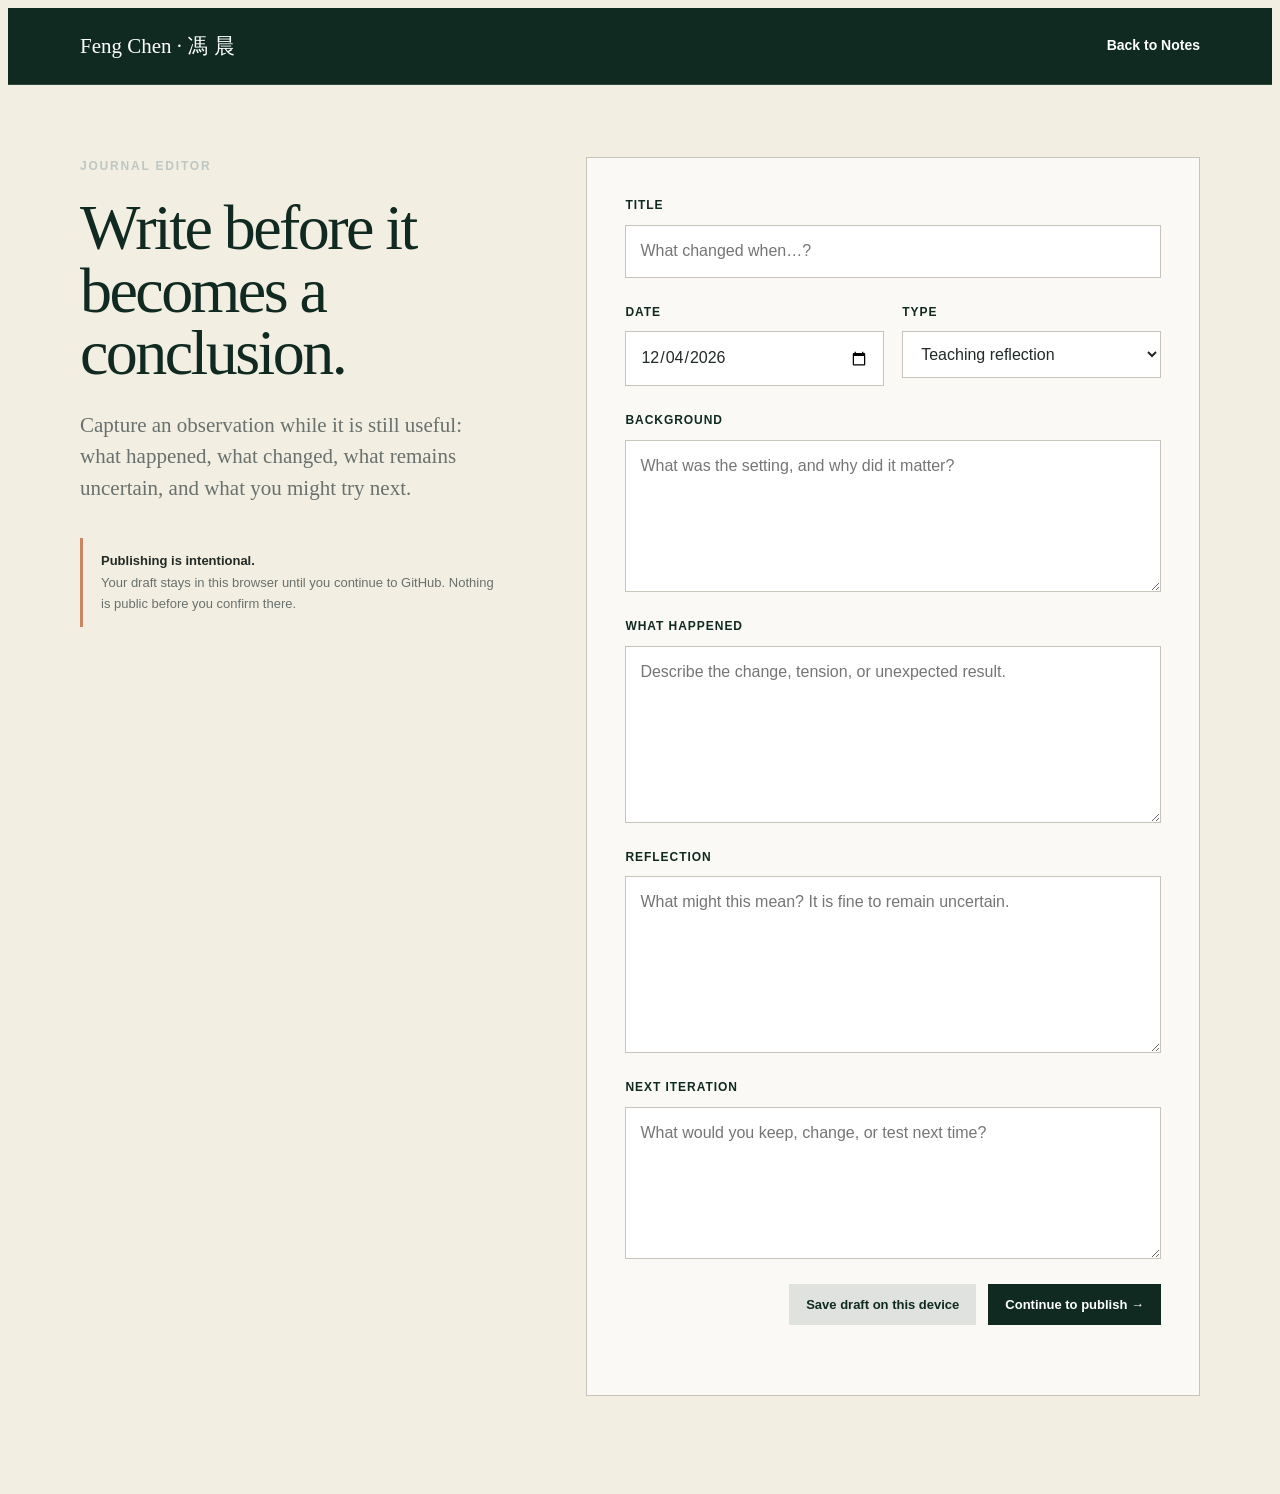
<file: new-note.html>
<!doctype html><html lang="en"><head><meta charset="utf-8"><meta name="viewport" content="width=device-width,initial-scale=1"><meta name="description" content="Compose a new field note for Feng Chen's research journal."><title>New note — Feng Chen</title><link rel="stylesheet" href="site.css"></head><body class="editorial-shell note-editor-page">
<header class="journal-nav"><div class="inner"><a class="brand" href="index.html">Feng Chen · 馮 晨</a><nav class="links"><a href="notes.html">Back to Notes</a></nav></div></header>
<main class="editor-shell"><section class="editor-intro"><div class="page-kicker">Journal editor</div><h1>Write before it becomes a conclusion.</h1><p>Capture an observation while it is still useful: what happened, what changed, what remains uncertain, and what you might try next.</p><div class="privacy-note"><strong>Publishing is intentional.</strong> Your draft stays in this browser until you continue to GitHub. Nothing is public before you confirm there.</div></section>
<form class="note-form" id="note-form"><label>Title<input id="note-title" required maxlength="120" placeholder="What changed when…?"></label><div class="form-grid"><label>Date<input id="note-date" type="date" required></label><label>Type<select id="note-type"><option>Teaching reflection</option><option>Research note</option><option>Fieldwork</option><option>Working idea</option><option>Project update</option><option>Public engagement</option></select></label></div><label>Background<textarea id="note-background" required rows="5" placeholder="What was the setting, and why did it matter?"></textarea></label><label>What happened<textarea id="note-observation" required rows="6" placeholder="Describe the change, tension, or unexpected result."></textarea></label><label>Reflection<textarea id="note-reflection" required rows="6" placeholder="What might this mean? It is fine to remain uncertain."></textarea></label><label>Next iteration<textarea id="note-next" rows="5" placeholder="What would you keep, change, or test next time?"></textarea></label><div class="editor-actions"><button type="button" class="secondary-action" id="save-draft">Save draft on this device</button><button type="submit" class="primary-action">Continue to publish →</button></div><p class="editor-status" id="editor-status" role="status"></p></form></main>
<script>
const fields=['note-title','note-date','note-type','note-background','note-observation','note-reflection','note-next'],form=document.getElementById('note-form'),status=document.getElementById('editor-status'),key='feng-journal-draft-v1';document.getElementById('note-date').valueAsDate=new Date();try{const saved=JSON.parse(localStorage.getItem(key));fields.forEach(id=>{if(saved?.[id])document.getElementById(id).value=saved[id]})}catch(error){}
function draft(){return Object.fromEntries(fields.map(id=>[id,document.getElementById(id).value.trim()]))}function save(){localStorage.setItem(key,JSON.stringify(draft()));status.textContent='Draft saved on this device.'}document.getElementById('save-draft').addEventListener('click',save);form.addEventListener('input',()=>{status.textContent=''})
form.addEventListener('submit',event=>{event.preventDefault();const d=draft(),body=`Type: ${d['note-type']}\nDate: ${d['note-date']}\n\n## Background\n${d['note-background']}\n\n## What happened\n${d['note-observation']}\n\n## Reflection\n${d['note-reflection']}\n\n## Next iteration\n${d['note-next']||'Still open.'}`;save();const url=new URL('https://github.com/chan-von/c.feng/issues/new');url.searchParams.set('title',`[Journal] ${d['note-title']}`);url.searchParams.set('body',body);window.location.href=url.toString()});
</script></body></html>
</file>
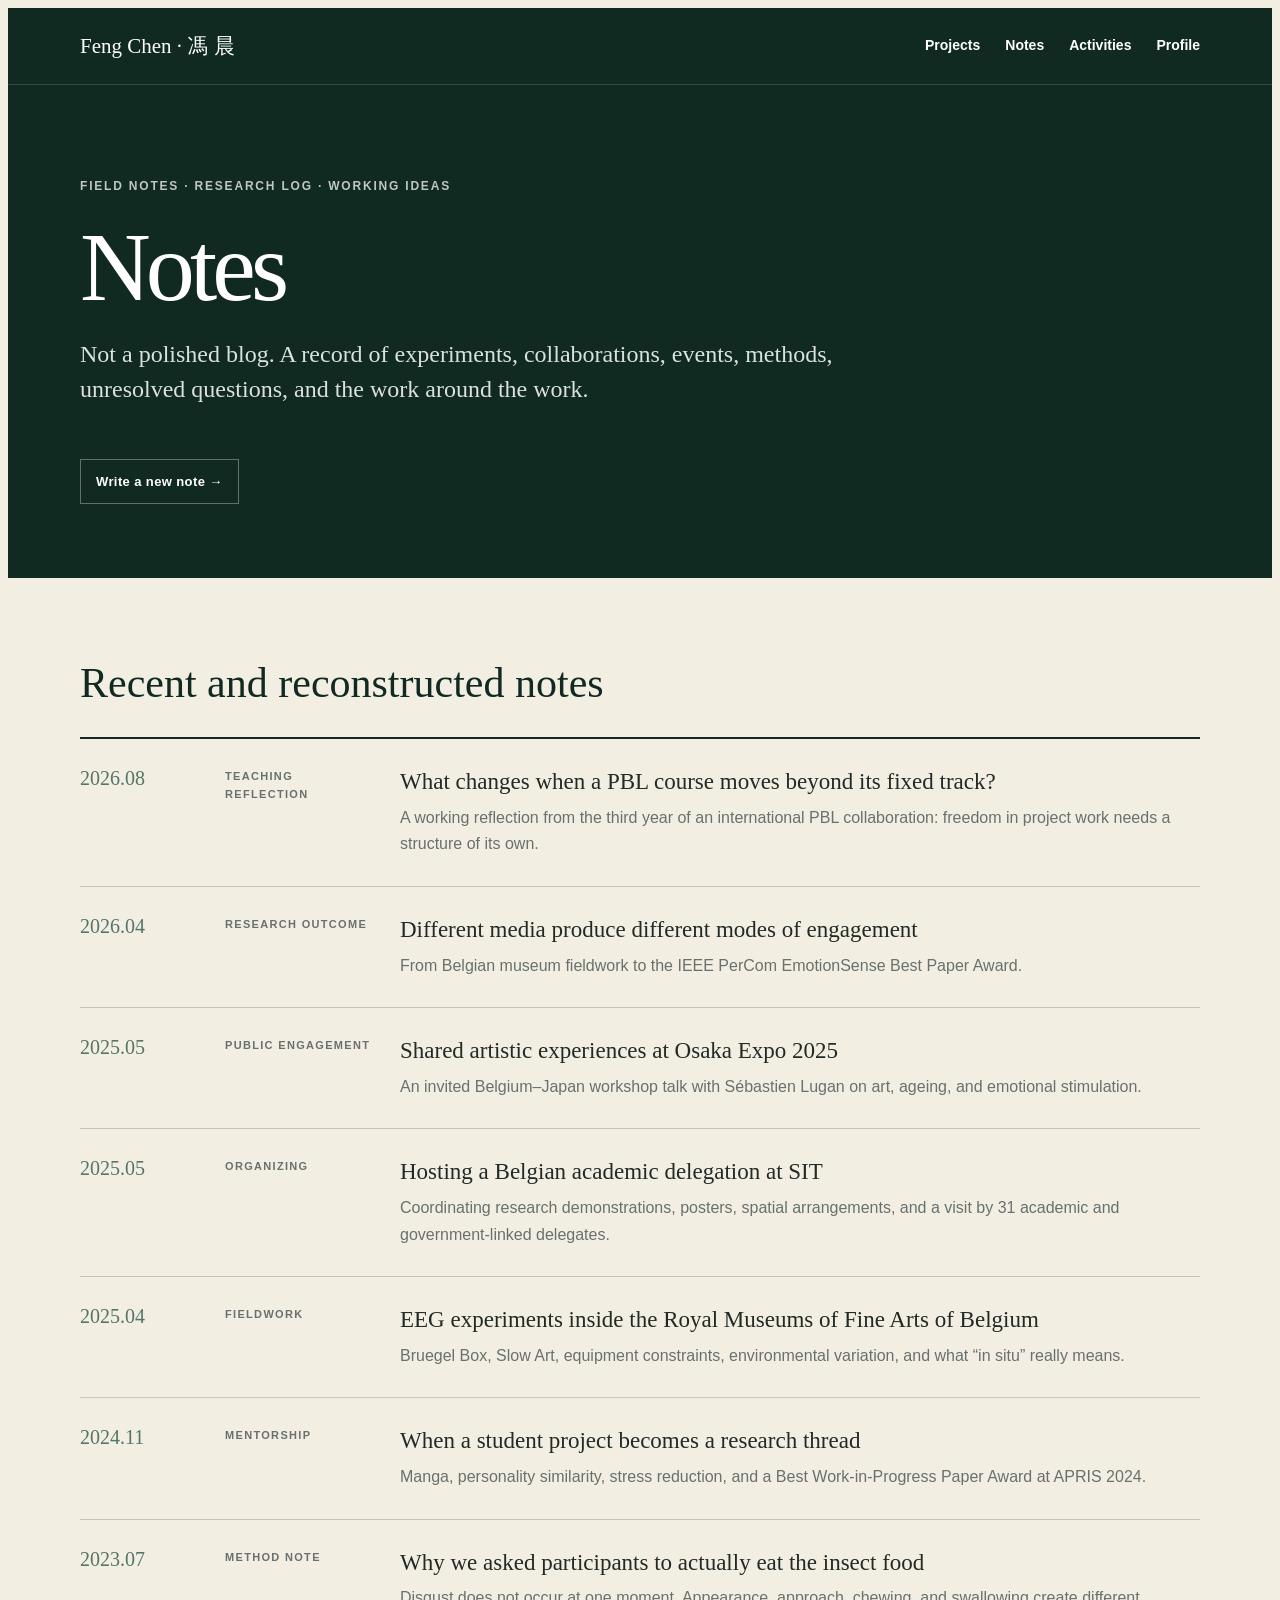
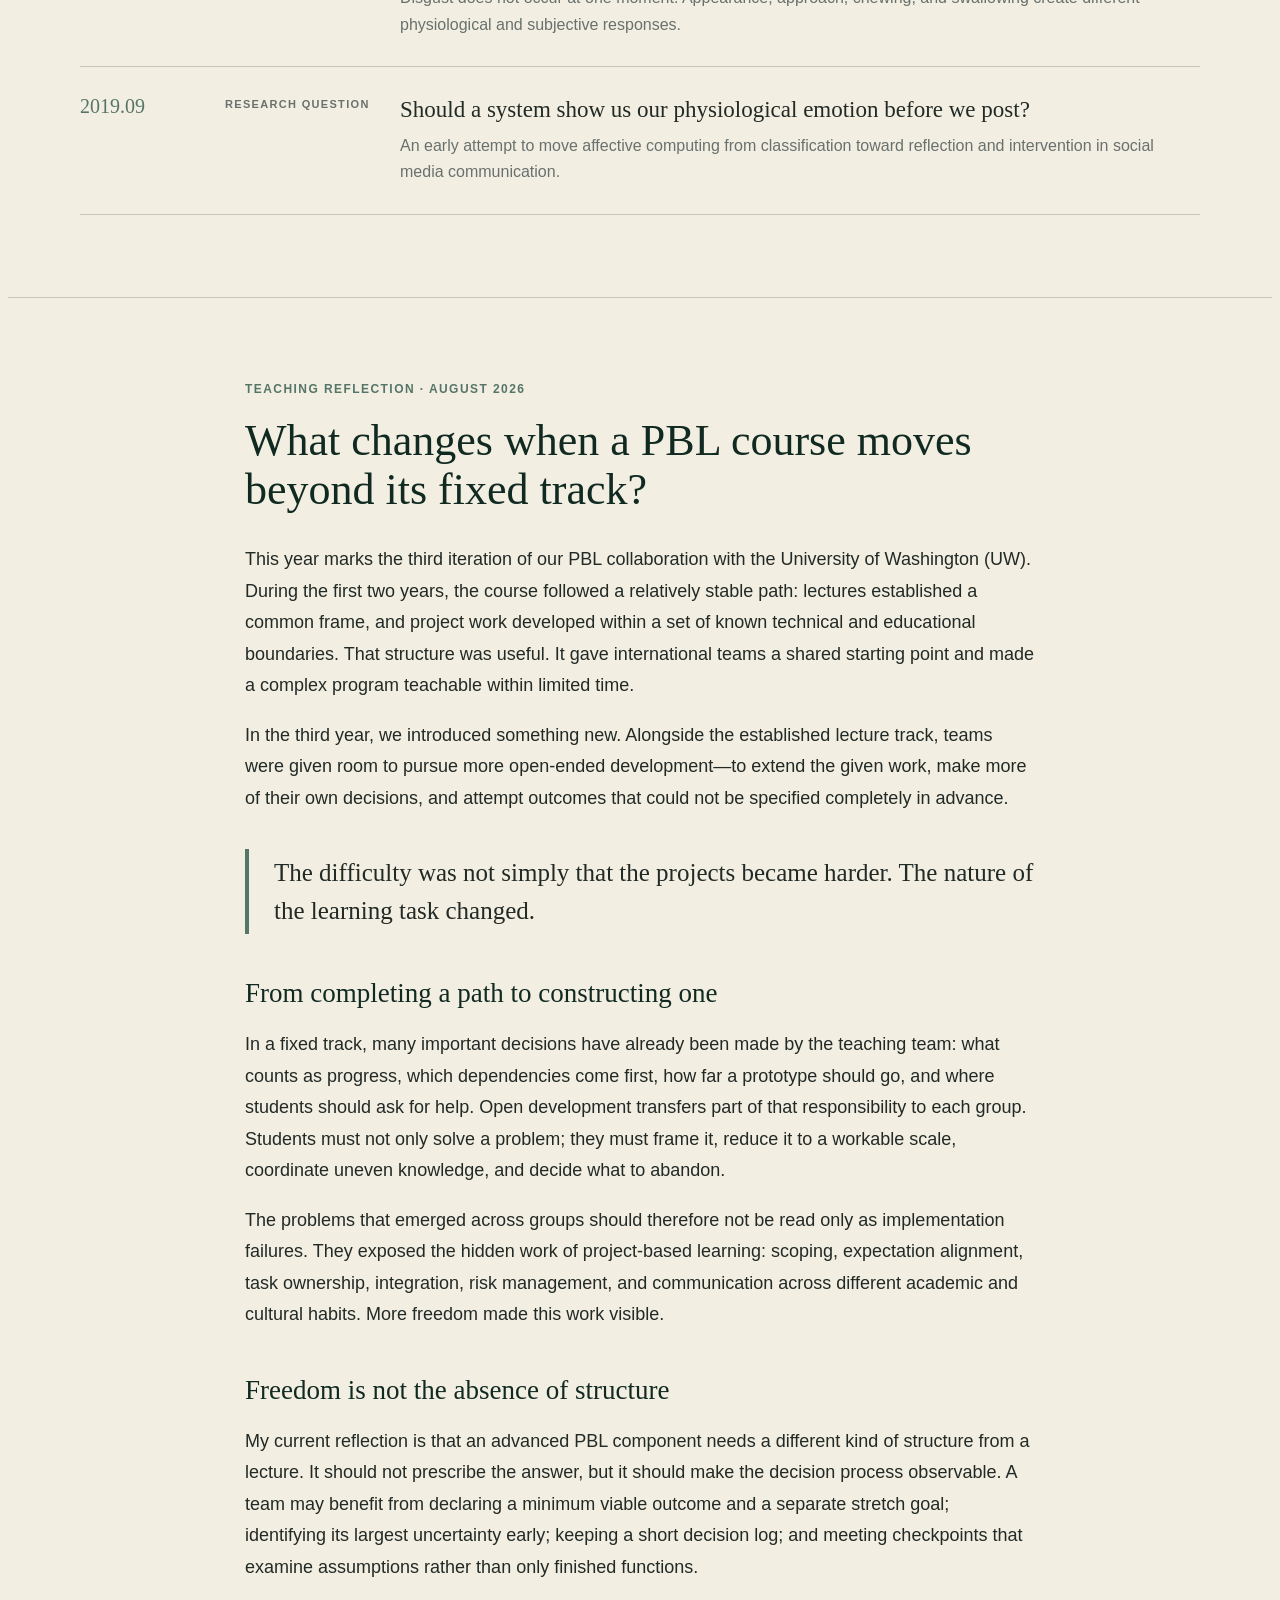
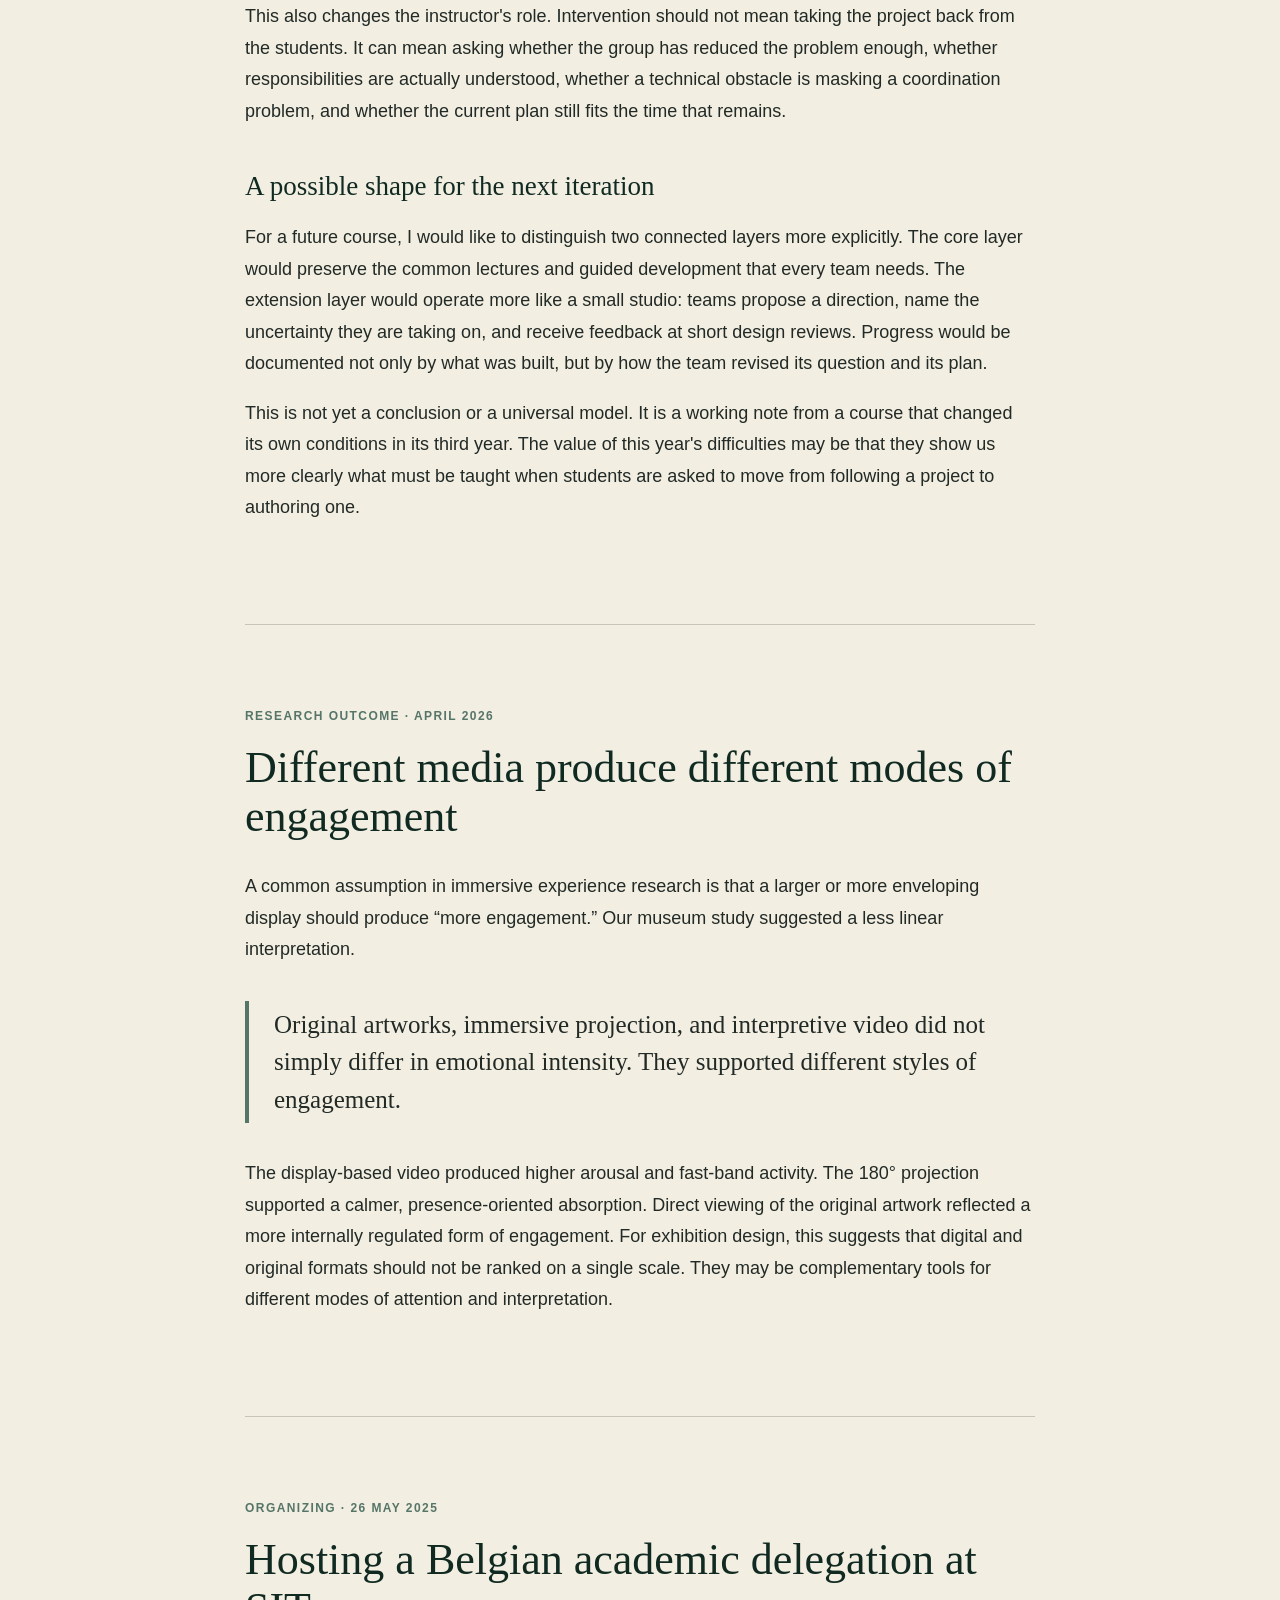
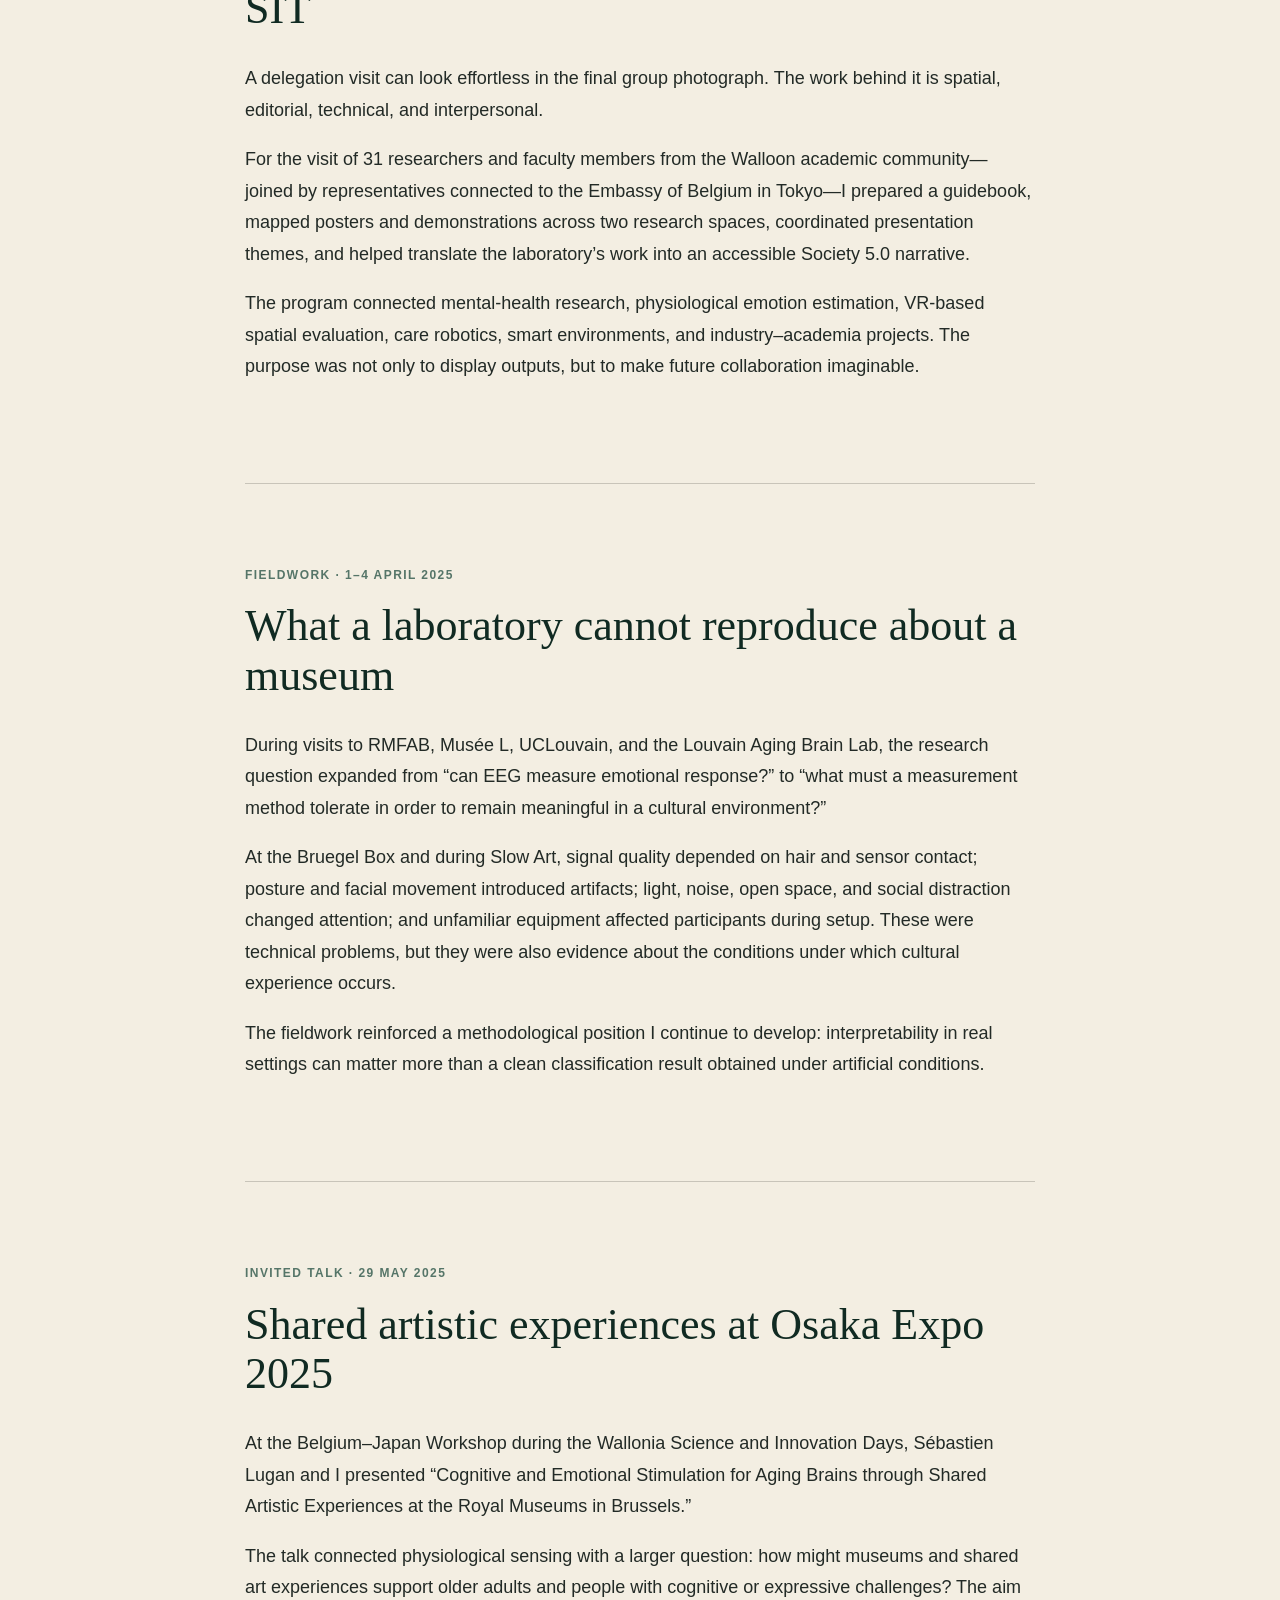
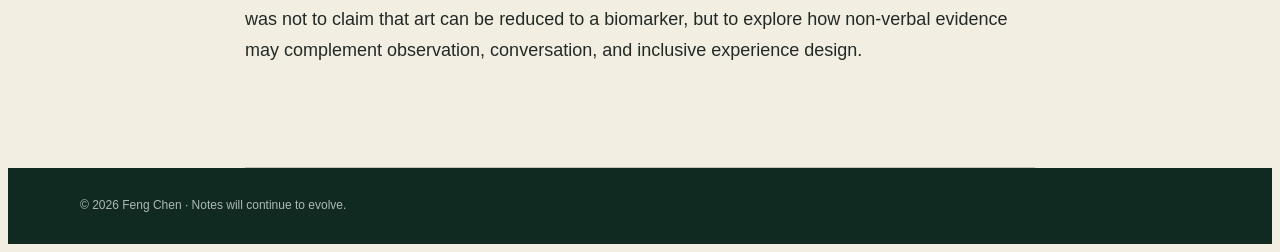
<file: notes.html>
<!doctype html><html lang="en"><head><meta charset="utf-8"><meta name="viewport" content="width=device-width,initial-scale=1"><meta name="description" content="Field notes, research updates, observations, and working ideas by Feng Chen."><title>Notes — Feng Chen</title><link rel="stylesheet" href="site.css"></head><body class="editorial-shell">
<header class="journal-nav"><div class="inner"><a class="brand" href="index.html">Feng Chen · 馮 晨</a><nav class="links"><a href="projects.html">Projects</a><a href="notes.html">Notes</a><a href="activities.html">Activities</a><a href="profile.html">Profile</a></nav></div></header>
<section class="page-hero"><div class="journal-wrap"><div class="page-kicker">Field notes · Research log · Working ideas</div><h1>Notes</h1><p>Not a polished blog. A record of experiments, collaborations, events, methods, unresolved questions, and the work around the work.</p><a class="note-author-link" href="new-note.html">Write a new note →</a></div></section>
<main>
<section class="journal-section live-notes" id="current-notes" hidden><div class="journal-wrap"><div class="section-heading-row"><h2>Current notes</h2><span>Published from the journal editor</span></div><div class="entry-list" id="github-notes"></div><p class="live-notes-status" id="github-notes-status" role="status"></p></div></section>
<section class="journal-section"><div class="journal-wrap"><h2>Recent and reconstructed notes</h2><div class="entry-list">
<article class="entry"><time>2026.08</time><div class="type">Teaching reflection</div><div><h3><a href="#pbl-beyond-the-track">What changes when a PBL course moves beyond its fixed track?</a></h3><p>A working reflection from the third year of an international PBL collaboration: freedom in project work needs a structure of its own.</p></div></article>
<article class="entry"><time>2026.04</time><div class="type">Research outcome</div><div><h3><a href="#museum-modalities">Different media produce different modes of engagement</a></h3><p>From Belgian museum fieldwork to the IEEE PerCom EmotionSense Best Paper Award.</p></div></article>
<article class="entry"><time>2025.05</time><div class="type">Public engagement</div><div><h3><a href="#osaka-expo">Shared artistic experiences at Osaka Expo 2025</a></h3><p>An invited Belgium–Japan workshop talk with Sébastien Lugan on art, ageing, and emotional stimulation.</p></div></article>
<article class="entry"><time>2025.05</time><div class="type">Organizing</div><div><h3><a href="#belgian-delegation">Hosting a Belgian academic delegation at SIT</a></h3><p>Coordinating research demonstrations, posters, spatial arrangements, and a visit by 31 academic and government-linked delegates.</p></div></article>
<article class="entry"><time>2025.04</time><div class="type">Fieldwork</div><div><h3><a href="#museum-fieldwork">EEG experiments inside the Royal Museums of Fine Arts of Belgium</a></h3><p>Bruegel Box, Slow Art, equipment constraints, environmental variation, and what “in situ” really means.</p></div></article>
<article class="entry"><time>2024.11</time><div class="type">Mentorship</div><div><h3>When a student project becomes a research thread</h3><p>Manga, personality similarity, stress reduction, and a Best Work-in-Progress Paper Award at APRIS 2024.</p></div></article>
<article class="entry"><time>2023.07</time><div class="type">Method note</div><div><h3>Why we asked participants to actually eat the insect food</h3><p>Disgust does not occur at one moment. Appearance, approach, chewing, and swallowing create different physiological and subjective responses.</p></div></article>
<article class="entry"><time>2019.09</time><div class="type">Research question</div><div><h3>Should a system show us our physiological emotion before we post?</h3><p>An early attempt to move affective computing from classification toward reflection and intervention in social media communication.</p></div></article>
</div></div></section>
<article class="journal-section article" id="pbl-beyond-the-track"><div class="meta">Teaching reflection · August 2026</div><h2>What changes when a PBL course moves beyond its fixed track?</h2><p>This year marks the third iteration of our PBL collaboration with the University of Washington (UW). During the first two years, the course followed a relatively stable path: lectures established a common frame, and project work developed within a set of known technical and educational boundaries. That structure was useful. It gave international teams a shared starting point and made a complex program teachable within limited time.</p><p>In the third year, we introduced something new. Alongside the established lecture track, teams were given room to pursue more open-ended development—to extend the given work, make more of their own decisions, and attempt outcomes that could not be specified completely in advance.</p><blockquote>The difficulty was not simply that the projects became harder. The nature of the learning task changed.</blockquote><h3>From completing a path to constructing one</h3><p>In a fixed track, many important decisions have already been made by the teaching team: what counts as progress, which dependencies come first, how far a prototype should go, and where students should ask for help. Open development transfers part of that responsibility to each group. Students must not only solve a problem; they must frame it, reduce it to a workable scale, coordinate uneven knowledge, and decide what to abandon.</p><p>The problems that emerged across groups should therefore not be read only as implementation failures. They exposed the hidden work of project-based learning: scoping, expectation alignment, task ownership, integration, risk management, and communication across different academic and cultural habits. More freedom made this work visible.</p><h3>Freedom is not the absence of structure</h3><p>My current reflection is that an advanced PBL component needs a different kind of structure from a lecture. It should not prescribe the answer, but it should make the decision process observable. A team may benefit from declaring a minimum viable outcome and a separate stretch goal; identifying its largest uncertainty early; keeping a short decision log; and meeting checkpoints that examine assumptions rather than only finished functions.</p><p>This also changes the instructor's role. Intervention should not mean taking the project back from the students. It can mean asking whether the group has reduced the problem enough, whether responsibilities are actually understood, whether a technical obstacle is masking a coordination problem, and whether the current plan still fits the time that remains.</p><h3>A possible shape for the next iteration</h3><p>For a future course, I would like to distinguish two connected layers more explicitly. The core layer would preserve the common lectures and guided development that every team needs. The extension layer would operate more like a small studio: teams propose a direction, name the uncertainty they are taking on, and receive feedback at short design reviews. Progress would be documented not only by what was built, but by how the team revised its question and its plan.</p><p>This is not yet a conclusion or a universal model. It is a working note from a course that changed its own conditions in its third year. The value of this year's difficulties may be that they show us more clearly what must be taught when students are asked to move from following a project to authoring one.</p></article>
<article class="journal-section article" id="museum-modalities"><div class="meta">Research outcome · April 2026</div><h2>Different media produce different modes of engagement</h2><p>A common assumption in immersive experience research is that a larger or more enveloping display should produce “more engagement.” Our museum study suggested a less linear interpretation.</p><blockquote>Original artworks, immersive projection, and interpretive video did not simply differ in emotional intensity. They supported different styles of engagement.</blockquote><p>The display-based video produced higher arousal and fast-band activity. The 180° projection supported a calmer, presence-oriented absorption. Direct viewing of the original artwork reflected a more internally regulated form of engagement. For exhibition design, this suggests that digital and original formats should not be ranked on a single scale. They may be complementary tools for different modes of attention and interpretation.</p></article>
<article class="journal-section article" id="belgian-delegation"><div class="meta">Organizing · 26 May 2025</div><h2>Hosting a Belgian academic delegation at SIT</h2><p>A delegation visit can look effortless in the final group photograph. The work behind it is spatial, editorial, technical, and interpersonal.</p><p>For the visit of 31 researchers and faculty members from the Walloon academic community—joined by representatives connected to the Embassy of Belgium in Tokyo—I prepared a guidebook, mapped posters and demonstrations across two research spaces, coordinated presentation themes, and helped translate the laboratory’s work into an accessible Society 5.0 narrative.</p><p>The program connected mental-health research, physiological emotion estimation, VR-based spatial evaluation, care robotics, smart environments, and industry–academia projects. The purpose was not only to display outputs, but to make future collaboration imaginable.</p></article>
<article class="journal-section article" id="museum-fieldwork"><div class="meta">Fieldwork · 1–4 April 2025</div><h2>What a laboratory cannot reproduce about a museum</h2><p>During visits to RMFAB, Musée L, UCLouvain, and the Louvain Aging Brain Lab, the research question expanded from “can EEG measure emotional response?” to “what must a measurement method tolerate in order to remain meaningful in a cultural environment?”</p><p>At the Bruegel Box and during Slow Art, signal quality depended on hair and sensor contact; posture and facial movement introduced artifacts; light, noise, open space, and social distraction changed attention; and unfamiliar equipment affected participants during setup. These were technical problems, but they were also evidence about the conditions under which cultural experience occurs.</p><p>The fieldwork reinforced a methodological position I continue to develop: interpretability in real settings can matter more than a clean classification result obtained under artificial conditions.</p></article>
<article class="journal-section article" id="osaka-expo"><div class="meta">Invited talk · 29 May 2025</div><h2>Shared artistic experiences at Osaka Expo 2025</h2><p>At the Belgium–Japan Workshop during the Wallonia Science and Innovation Days, Sébastien Lugan and I presented “Cognitive and Emotional Stimulation for Aging Brains through Shared Artistic Experiences at the Royal Museums in Brussels.”</p><p>The talk connected physiological sensing with a larger question: how might museums and shared art experiences support older adults and people with cognitive or expressive challenges? The aim was not to claim that art can be reduced to a biomarker, but to explore how non-verbal evidence may complement observation, conversation, and inclusive experience design.</p></article>
</main><footer class="journal-footer"><div class="journal-wrap">© 2026 Feng Chen · Notes will continue to evolve.</div></footer><script>
(async()=>{const section=document.getElementById('current-notes'),list=document.getElementById('github-notes'),status=document.getElementById('github-notes-status');try{const response=await fetch('https://api.github.com/repos/chan-von/c.feng/issues?state=all&per_page=100',{headers:{Accept:'application/vnd.github.full+json'}});if(!response.ok)throw new Error('unavailable');const notes=(await response.json()).filter(item=>!item.pull_request&&item.title.startsWith('[Journal] '));if(!notes.length)return;section.hidden=false;list.innerHTML=notes.map(note=>`<article class="entry live-entry"><time>${new Date(note.created_at).toLocaleDateString('en-CA',{year:'numeric',month:'2-digit'})}</time><div class="type">Current note</div><div><h3>${escapeHTML(note.title.replace(/^\[Journal\]\s*/,''))}</h3><div class="issue-body">${note.body_html||`<p>${escapeHTML(note.body||'')}</p>`}</div><a class="source-link" href="${note.html_url}" rel="noopener">View publication record →</a></div></article>`).join('');status.textContent=`${notes.length} note${notes.length===1?'':'s'} published through the journal editor.`}catch(error){section.hidden=true}})();
function escapeHTML(value){return value.replace(/[&<>'"]/g,char=>({'&':'&amp;','<':'&lt;','>':'&gt;',"'":'&#39;','"':'&quot;'}[char]))}
</script></body></html>
</file>
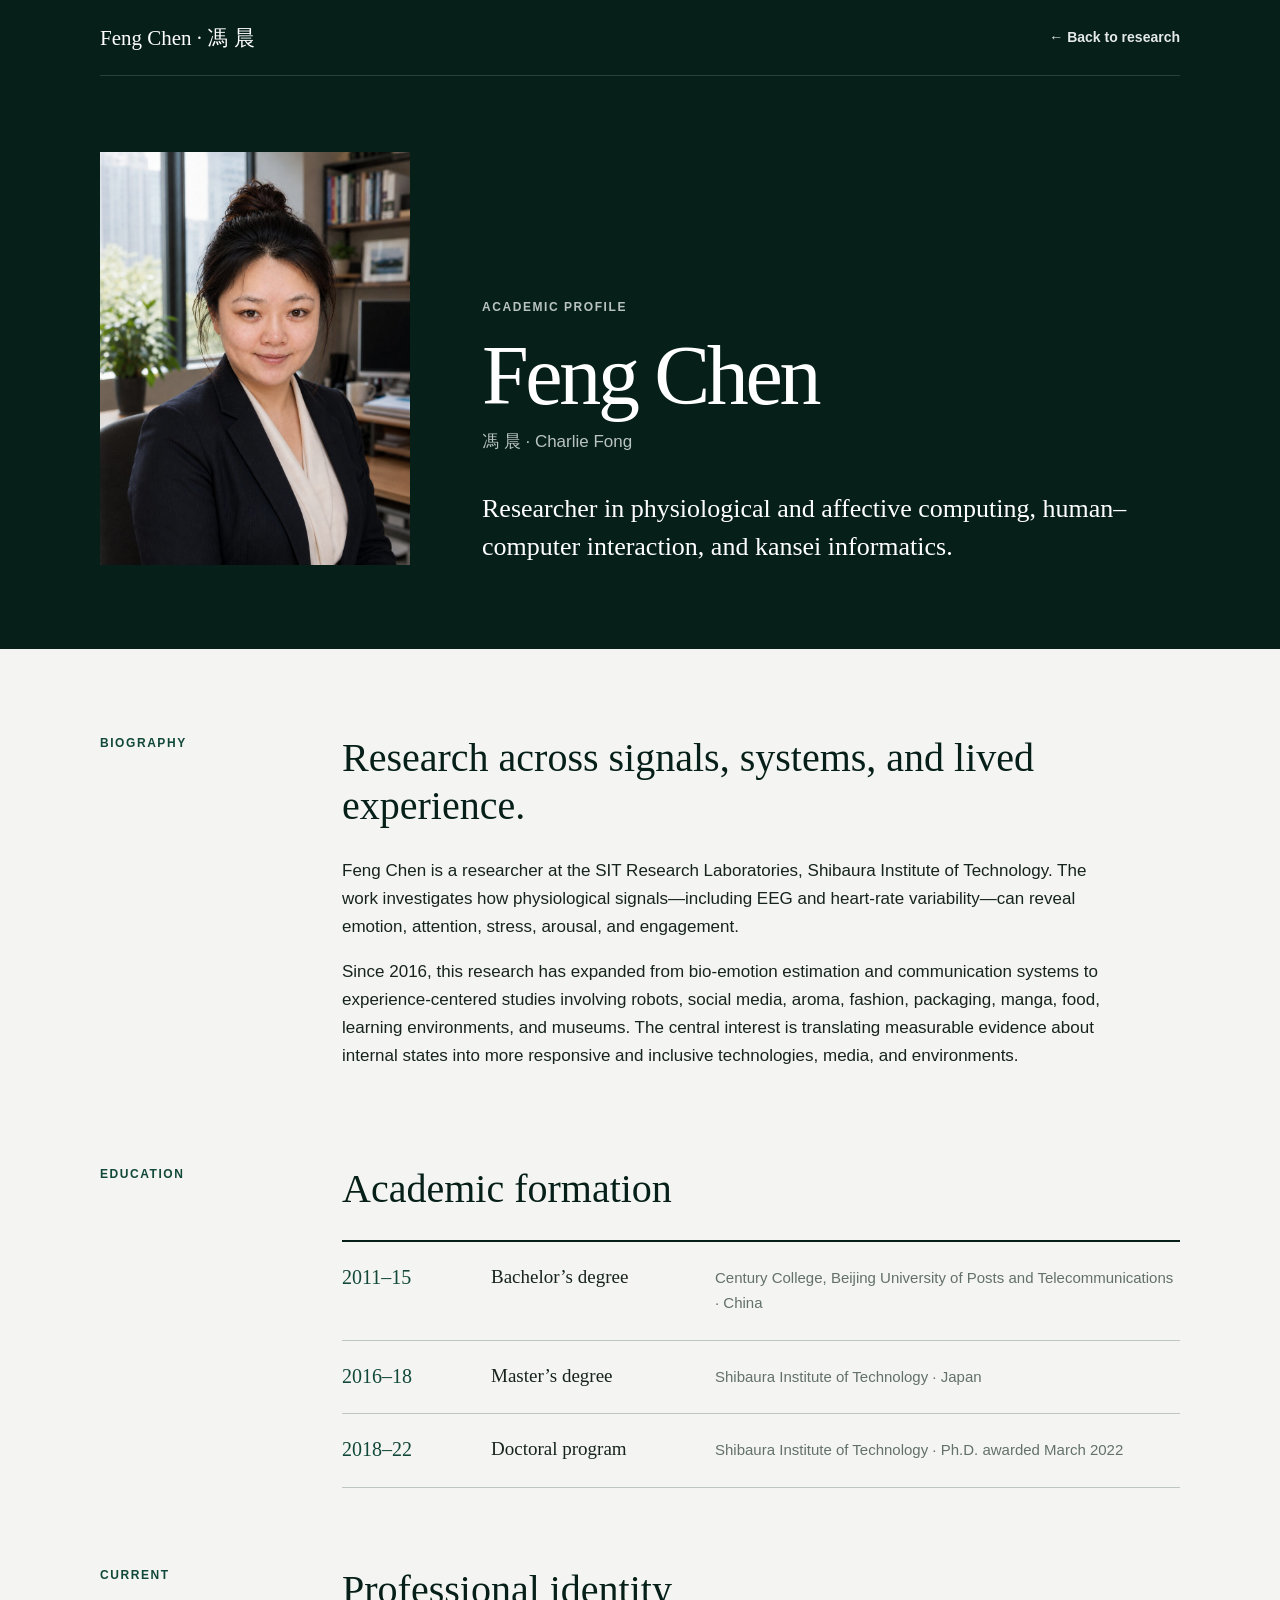
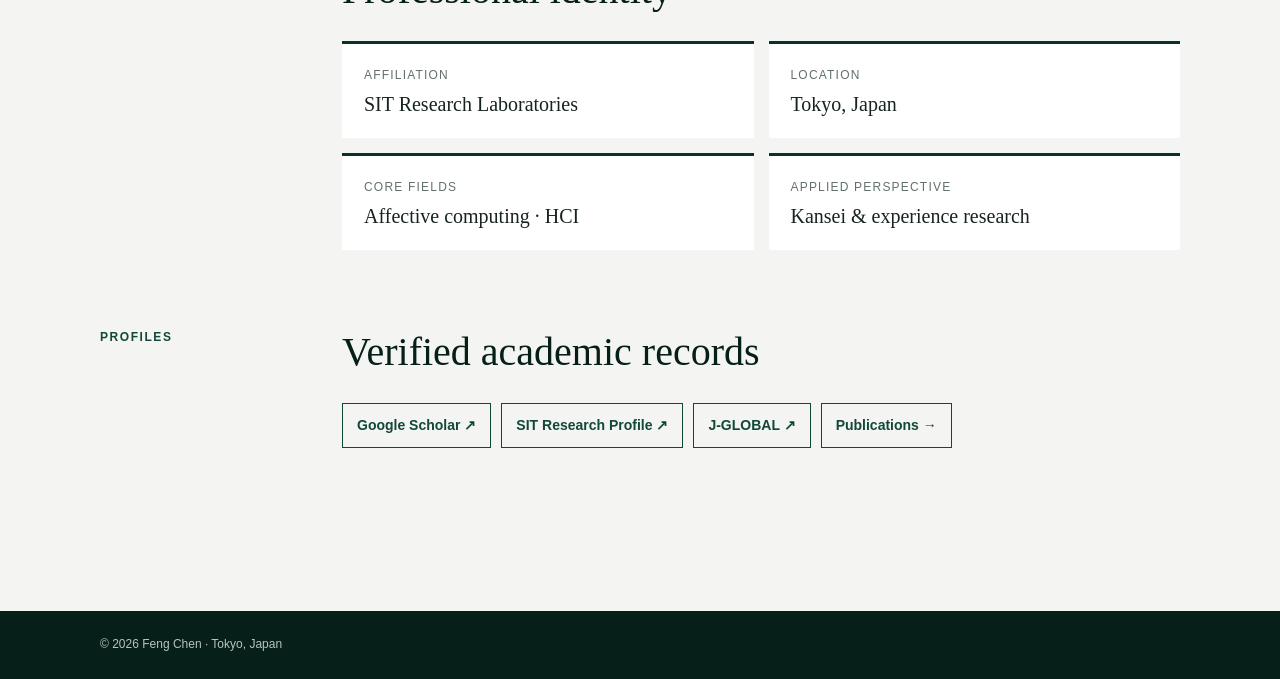
<file: profile.html>
<!doctype html>
<html lang="en">
<head>
  <meta charset="utf-8">
  <meta name="viewport" content="width=device-width,initial-scale=1">
  <meta name="description" content="Academic profile, education, appointments, and research identity of Feng Chen (Charlie Fong).">
  <title>Profile — Feng Chen</title>
  <style>
    :root{--forest:#061f19;--green:#0a3228;--green2:#12483a;--silver:#b9c3c0;--silver2:#e5e9e7;--paper:#f4f5f2;--ink:#17231f;--muted:#63706b;--line:#bdc6c2}
    *{box-sizing:border-box}body{margin:0;background:var(--paper);color:var(--ink);font:17px/1.65 Inter,Arial,sans-serif}a{color:inherit;text-decoration:none}.wrap{width:min(1080px,calc(100% - 48px));margin:auto}.top{background:var(--forest);color:white}.nav{height:76px;display:flex;align-items:center;justify-content:space-between;border-bottom:1px solid #ffffff25}.brand{font:21px Georgia,serif}.nav a:last-child{font-size:14px;font-weight:600;color:var(--silver2)}.intro{display:grid;grid-template-columns:310px 1fr;gap:72px;padding:76px 0 84px;align-items:end}.portrait{width:100%;aspect-ratio:3/4;object-fit:cover;object-position:center 18%;filter:saturate(.85)}.eyebrow,.label{font-size:12px;letter-spacing:.13em;text-transform:uppercase;font-weight:700;color:var(--silver)}h1{font:400 clamp(52px,7vw,84px)/.95 Georgia,serif;letter-spacing:-.04em;margin:18px 0 12px}.alias{color:var(--silver);margin:0 0 34px}.lead{font:26px/1.45 Georgia,serif;margin:0;max-width:680px}.content{padding:85px 0}.grid{display:grid;grid-template-columns:180px 1fr;gap:62px;padding:0 0 78px}.label{color:var(--green2)}h2{font:400 40px/1.18 Georgia,serif;color:var(--forest);margin:0 0 28px}.bio p{max-width:760px}.timeline{border-top:2px solid var(--forest)}.row{display:grid;grid-template-columns:125px 200px 1fr;gap:24px;padding:24px 0;border-bottom:1px solid var(--line)}.row time{font:20px Georgia,serif;color:var(--green2)}.row b{font:400 19px Georgia,serif}.row span{color:var(--muted);font-size:15px}.facts{display:grid;grid-template-columns:1fr 1fr;gap:15px}.fact{padding:22px;background:white;border-top:3px solid var(--green)}.fact small{display:block;color:var(--muted);text-transform:uppercase;letter-spacing:.1em;font-size:12px}.fact b{display:block;font:400 20px Georgia,serif;margin-top:7px}.links{display:flex;gap:10px;flex-wrap:wrap}.links a{border:1px solid var(--green2);padding:10px 14px;font-size:14px;font-weight:600;color:var(--green2)}footer{background:var(--forest);color:var(--silver);padding:24px 0;font-size:12px}
    @media(max-width:760px){.intro,.grid{grid-template-columns:1fr;gap:35px}.portrait{width:220px}.intro{padding-top:48px}.row{grid-template-columns:85px 1fr}.row span{grid-column:2}.facts{grid-template-columns:1fr}}
  </style>
</head>
<body>
  <header class="top"><div class="wrap nav"><a class="brand" href="index.html">Feng Chen · 馮 晨</a><a href="index.html">← Back to research</a></div><div class="wrap intro"><img class="portrait" src="[data-uri]" alt="Portrait of Feng Chen"><div><div class="eyebrow">Academic profile</div><h1>Feng Chen</h1><p class="alias">馮 晨 · Charlie Fong</p><p class="lead">Researcher in physiological and affective computing, human–computer interaction, and kansei informatics.</p></div></div></header>
  <main class="wrap content">
    <section class="grid"><div class="label">Biography</div><div class="bio"><h2>Research across signals, systems, and lived experience.</h2><p>Feng Chen is a researcher at the SIT Research Laboratories, Shibaura Institute of Technology. The work investigates how physiological signals—including EEG and heart-rate variability—can reveal emotion, attention, stress, arousal, and engagement.</p><p>Since 2016, this research has expanded from bio-emotion estimation and communication systems to experience-centered studies involving robots, social media, aroma, fashion, packaging, manga, food, learning environments, and museums. The central interest is translating measurable evidence about internal states into more responsive and inclusive technologies, media, and environments.</p></div></section>
    <section class="grid"><div class="label">Education</div><div><h2>Academic formation</h2><div class="timeline"><div class="row"><time>2011–15</time><b>Bachelor’s degree</b><span>Century College, Beijing University of Posts and Telecommunications · China</span></div><div class="row"><time>2016–18</time><b>Master’s degree</b><span>Shibaura Institute of Technology · Japan</span></div><div class="row"><time>2018–22</time><b>Doctoral program</b><span>Shibaura Institute of Technology · Ph.D. awarded March 2022</span></div></div></div></section>
    <section class="grid"><div class="label">Current</div><div><h2>Professional identity</h2><div class="facts"><div class="fact"><small>Affiliation</small><b>SIT Research Laboratories</b></div><div class="fact"><small>Location</small><b>Tokyo, Japan</b></div><div class="fact"><small>Core fields</small><b>Affective computing · HCI</b></div><div class="fact"><small>Applied perspective</small><b>Kansei & experience research</b></div></div></div></section>
    <section class="grid"><div class="label">Profiles</div><div><h2>Verified academic records</h2><div class="links"><a href="https://scholar.google.co.jp/citations?user=FS129GcAAAAJ">Google Scholar ↗</a><a href="https://shibaura.elsevierpure.com/ja/persons/chen-feng">SIT Research Profile ↗</a><a href="https://jglobal.jst.go.jp/en/detail?JGLOBAL_ID=202301010060963782">J-GLOBAL ↗</a><a href="index.html#publications">Publications →</a></div></div></section>
  </main>
  <footer><div class="wrap">© 2026 Feng Chen · Tokyo, Japan</div></footer>
</body>
</html>
</file>
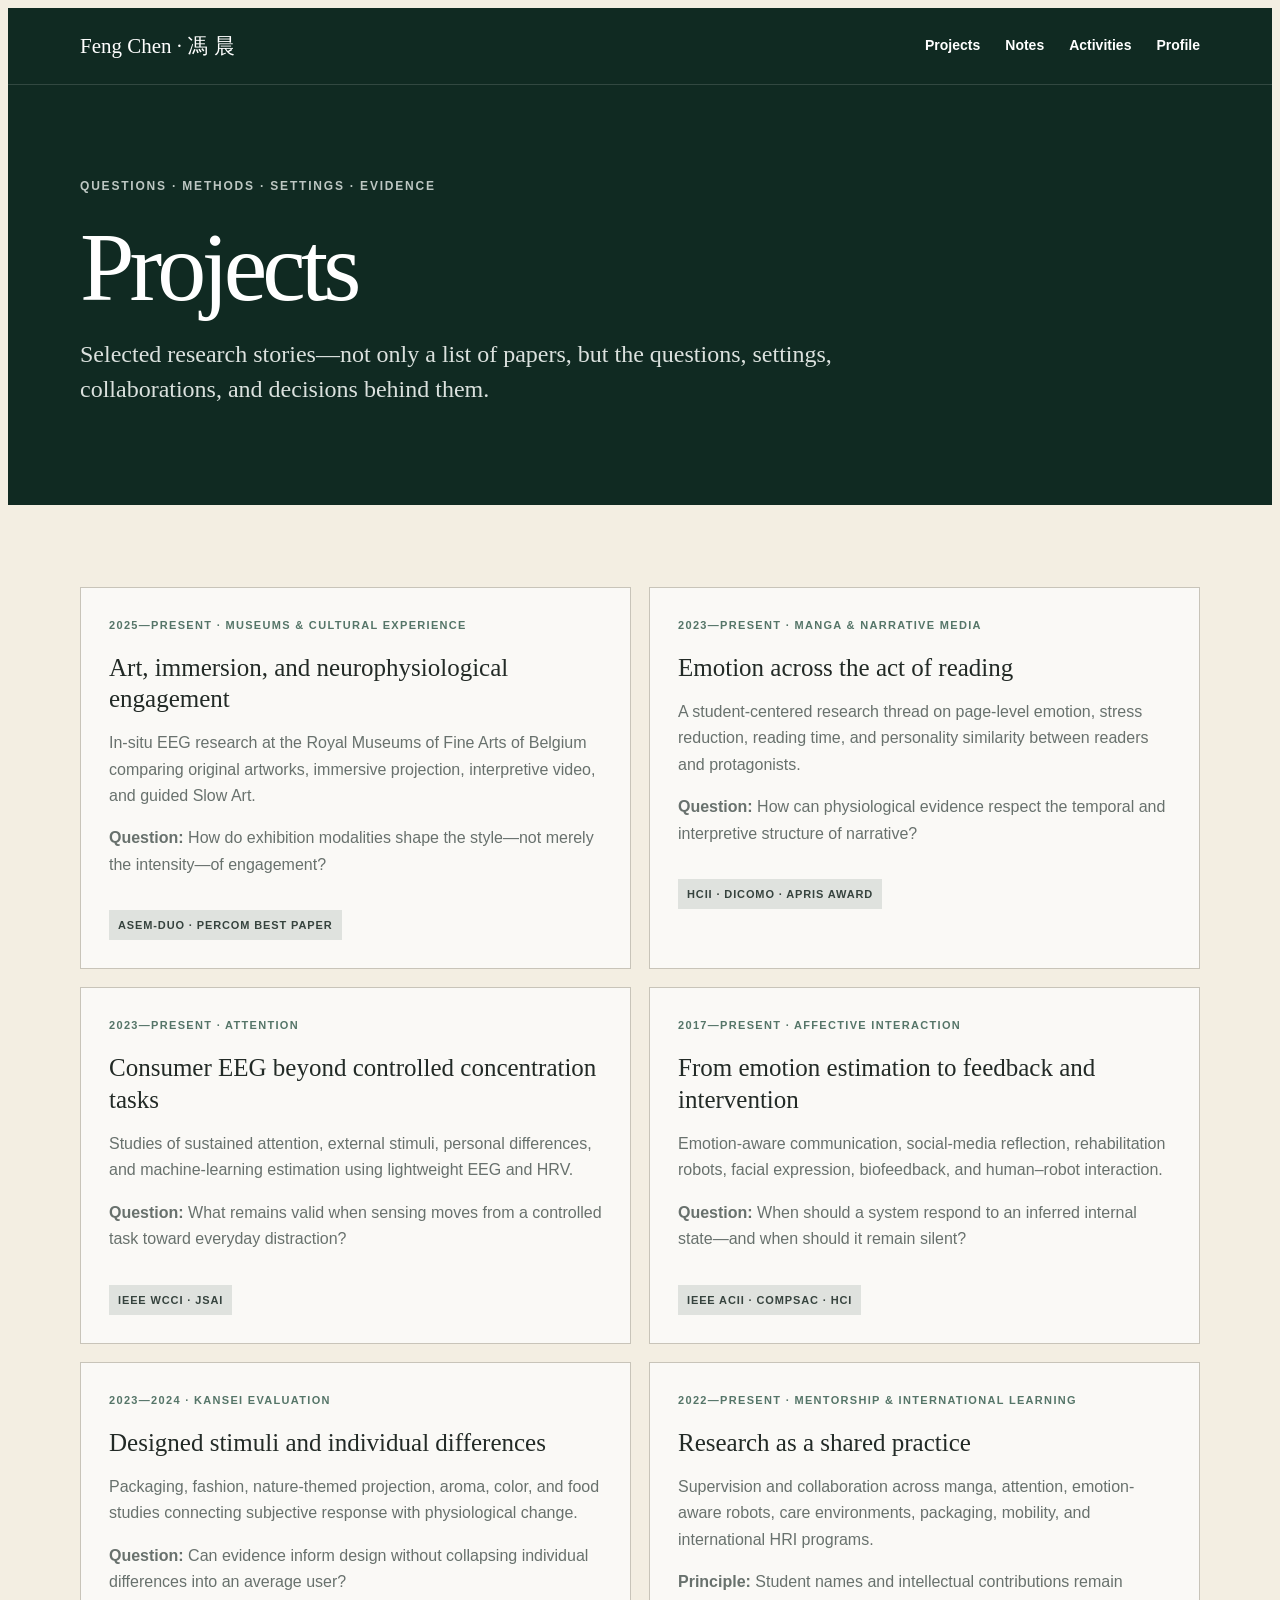
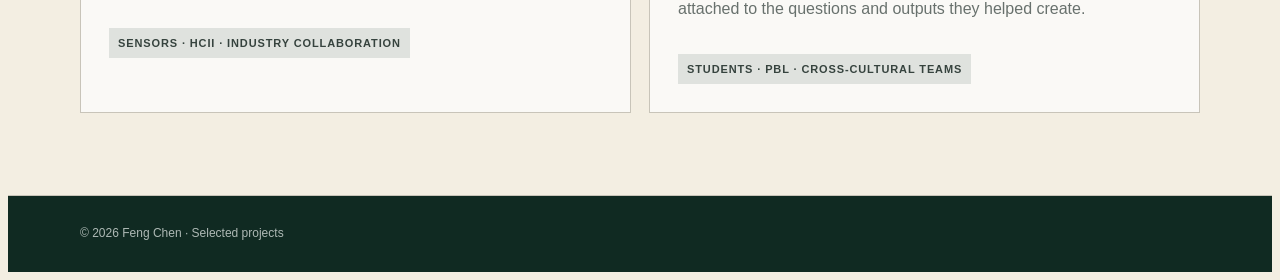
<file: projects.html>
<!doctype html><html lang="en"><head><meta charset="utf-8"><meta name="viewport" content="width=device-width,initial-scale=1"><meta name="description" content="Research projects by Feng Chen across physiological computing, cultural experience, media, attention, and human-centered systems."><title>Projects — Feng Chen</title><link rel="stylesheet" href="site.css"></head><body class="editorial-shell">
<header class="journal-nav"><div class="inner"><a class="brand" href="index.html">Feng Chen · 馮 晨</a><nav class="links"><a href="projects.html">Projects</a><a href="notes.html">Notes</a><a href="activities.html">Activities</a><a href="profile.html">Profile</a></nav></div></header>
<section class="page-hero"><div class="journal-wrap"><div class="page-kicker">Questions · Methods · Settings · Evidence</div><h1>Projects</h1><p>Selected research stories—not only a list of papers, but the questions, settings, collaborations, and decisions behind them.</p></div></section>
<main><section class="journal-section"><div class="journal-wrap"><div class="project-cards">
<article class="project-card"><div class="tag">2025—present · Museums & cultural experience</div><h3>Art, immersion, and neurophysiological engagement</h3><p>In-situ EEG research at the Royal Museums of Fine Arts of Belgium comparing original artworks, immersive projection, interpretive video, and guided Slow Art.</p><p><b>Question:</b> How do exhibition modalities shape the style—not merely the intensity—of engagement?</p><span class="role">ASEM-DUO · PerCom Best Paper</span></article>
<article class="project-card"><div class="tag">2023—present · Manga & narrative media</div><h3>Emotion across the act of reading</h3><p>A student-centered research thread on page-level emotion, stress reduction, reading time, and personality similarity between readers and protagonists.</p><p><b>Question:</b> How can physiological evidence respect the temporal and interpretive structure of narrative?</p><span class="role">HCII · DICOMO · APRIS award</span></article>
<article class="project-card"><div class="tag">2023—present · Attention</div><h3>Consumer EEG beyond controlled concentration tasks</h3><p>Studies of sustained attention, external stimuli, personal differences, and machine-learning estimation using lightweight EEG and HRV.</p><p><b>Question:</b> What remains valid when sensing moves from a controlled task toward everyday distraction?</p><span class="role">IEEE WCCI · JSAI</span></article>
<article class="project-card"><div class="tag">2017—present · Affective interaction</div><h3>From emotion estimation to feedback and intervention</h3><p>Emotion-aware communication, social-media reflection, rehabilitation robots, facial expression, biofeedback, and human–robot interaction.</p><p><b>Question:</b> When should a system respond to an inferred internal state—and when should it remain silent?</p><span class="role">IEEE ACII · COMPSAC · HCI</span></article>
<article class="project-card"><div class="tag">2023—2024 · Kansei evaluation</div><h3>Designed stimuli and individual differences</h3><p>Packaging, fashion, nature-themed projection, aroma, color, and food studies connecting subjective response with physiological change.</p><p><b>Question:</b> Can evidence inform design without collapsing individual differences into an average user?</p><span class="role">Sensors · HCII · Industry collaboration</span></article>
<article class="project-card"><div class="tag">2022—present · Mentorship & international learning</div><h3>Research as a shared practice</h3><p>Supervision and collaboration across manga, attention, emotion-aware robots, care environments, packaging, mobility, and international HRI programs.</p><p><b>Principle:</b> Student names and intellectual contributions remain attached to the questions and outputs they helped create.</p><span class="role">Students · PBL · Cross-cultural teams</span></article>
</div></div></section></main><footer class="journal-footer"><div class="journal-wrap">© 2026 Feng Chen · Selected projects</div></footer></body></html>
</file>
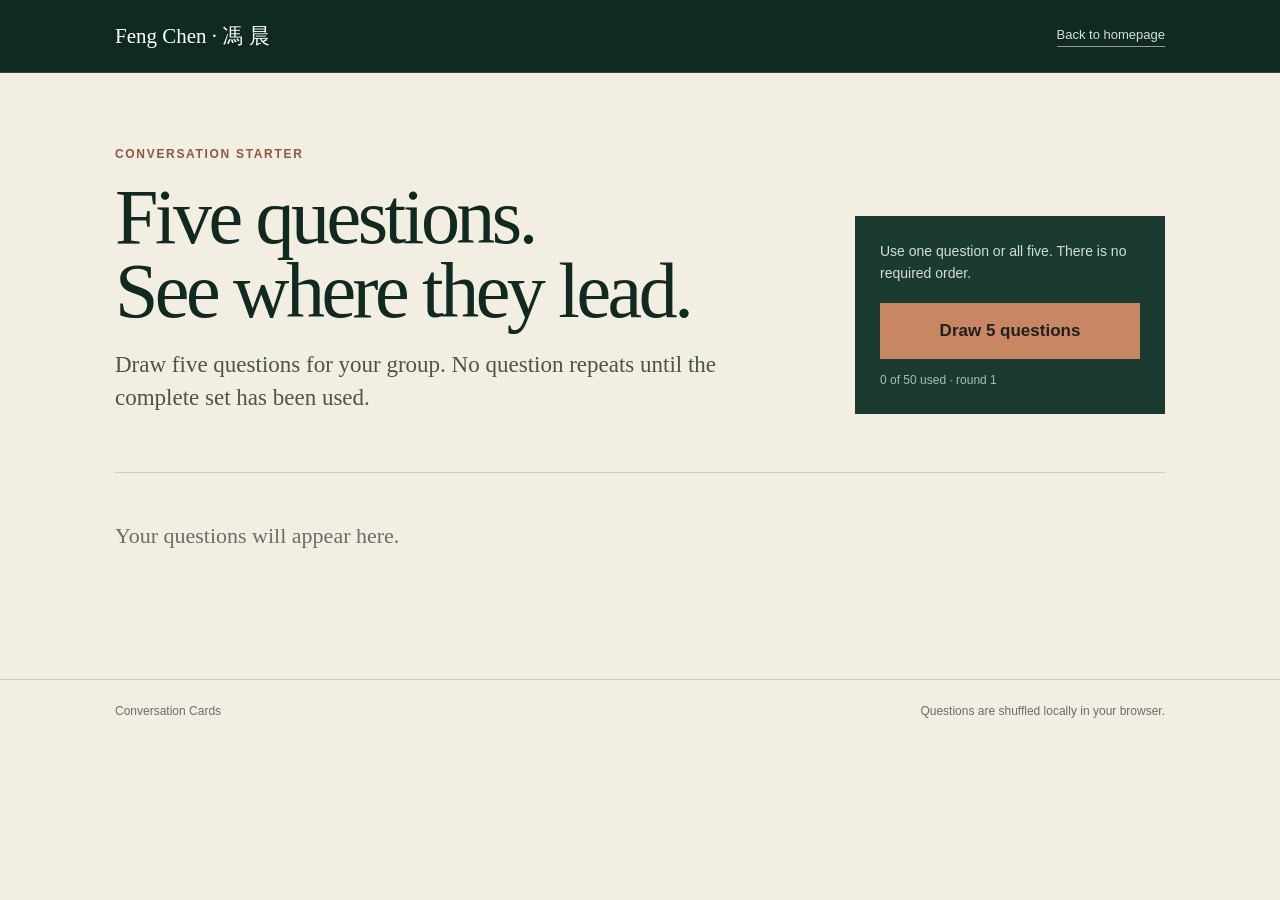
<file: questions.html>
<!doctype html>
<html lang="en">
<head>
  <meta charset="utf-8">
  <meta name="viewport" content="width=device-width,initial-scale=1">
  <meta name="description" content="Five non-repeating conversation questions, selected at random.">
  <title>Conversation Cards — Feng Chen</title>
  <style>
    :root{--pine:#102a22;--pine-2:#1b3b31;--sage:#70877d;--cream:#f3eee2;--paper:#fbf8f0;--apricot:#c88762;--ink:#202824;--muted:#65706b;--line:#d2cdc1}
    *{box-sizing:border-box}html{color-scheme:light}body{margin:0;background:var(--cream);color:var(--ink);font:17px/1.55 Inter,Arial,sans-serif}button,a{font:inherit}a{color:inherit;text-decoration:none}.wrap{width:min(1050px,calc(100% - 40px));margin:auto}
    header{border-bottom:1px solid #ffffff24;background:var(--pine);color:white}.nav{height:72px;display:flex;align-items:center;justify-content:space-between}.brand{font:21px Georgia,serif}.home{font-size:13px;color:#d7dfdb;border-bottom:1px solid #8da096}
    .intro{padding:72px 0 48px}.kicker{color:#8a5a40;font-size:12px;font-weight:800;letter-spacing:.14em;text-transform:uppercase}.intro-grid{display:grid;grid-template-columns:1fr 310px;gap:70px;align-items:end}h1{margin:16px 0 20px;font:400 clamp(46px,7vw,78px)/.95 Georgia,serif;letter-spacing:-.045em;color:var(--pine)}.lead{max-width:690px;margin:0;color:#49544f;font:23px/1.45 Georgia,serif}.control{padding:25px;background:var(--pine-2);color:white}.control p{margin:0 0 18px;color:#d5ddd9;font-size:14px}.draw{width:100%;border:0;background:var(--apricot);color:#1e211f;padding:15px 18px;font-weight:800;cursor:pointer;transition:transform .15s,background .15s}.draw:hover{background:#d49a77;transform:translateY(-1px)}.draw:focus-visible{outline:3px solid white;outline-offset:3px}.status{display:block;margin-top:12px;color:#aebcb5;font-size:12px}
    main{padding:10px 0 80px}.empty{border-top:1px solid var(--line);padding:50px 0;color:var(--muted);font:22px Georgia,serif}.cards{display:grid;gap:12px;counter-reset:card}.card{counter-increment:card;display:grid;grid-template-columns:62px 1fr;align-items:center;min-height:112px;background:var(--paper);border:1px solid var(--line);padding:18px 26px;opacity:0;transform:translateY(8px);animation:arrive .38s ease forwards}.card:nth-child(2){animation-delay:.05s}.card:nth-child(3){animation-delay:.1s}.card:nth-child(4){animation-delay:.15s}.card:nth-child(5){animation-delay:.2s}.card:before{content:counter(card,decimal-leading-zero);font:18px Georgia,serif;color:var(--apricot)}.card p{margin:0;font:clamp(20px,2.4vw,27px)/1.35 Georgia,serif}.card:nth-child(odd){border-left:4px solid var(--pine-2)}.card:nth-child(even){border-left:4px solid var(--apricot)}
    footer{border-top:1px solid var(--line);padding:22px 0;color:var(--muted);font-size:12px}.footer-row{display:flex;justify-content:space-between;gap:20px}
    @keyframes arrive{to{opacity:1;transform:none}}@media(max-width:760px){.intro{padding-top:50px}.intro-grid{grid-template-columns:1fr;gap:34px}.control{max-width:none}.card{grid-template-columns:42px 1fr;padding:17px 18px;min-height:104px}.card p{font-size:20px}.footer-row{display:block}.footer-row span{display:block;margin-top:5px}}@media(prefers-reduced-motion:reduce){.draw{transition:none}.card{animation:none;opacity:1;transform:none}}
  </style>
</head>
<body>
  <header><div class="wrap nav"><a class="brand" href="index.html">Feng Chen · 馮 晨</a><a class="home" href="index.html">Back to homepage</a></div></header>
  <section class="intro"><div class="wrap intro-grid"><div><div class="kicker">Conversation starter</div><h1>Five questions.<br>See where they lead.</h1><p class="lead">Draw five questions for your group. No question repeats until the complete set has been used.</p></div><div class="control"><p>Use one question or all five. There is no required order.</p><button class="draw" id="draw" type="button">Draw 5 questions</button><span class="status" id="status" aria-live="polite">50 questions available</span></div></div></section>
  <main class="wrap"><div class="empty" id="empty">Your questions will appear here.</div><section class="cards" id="cards" aria-live="polite" aria-label="Selected conversation questions"></section></main>
  <footer><div class="wrap footer-row"><span>Conversation Cards</span><span>Questions are shuffled locally in your browser.</span></div></footer>
  <script>
    const questions=[
      "What’s something you’ve been really into lately?",
      "What could you talk about for 10 minutes with zero preparation?",
      "What’s a useless skill you’re surprisingly good at?",
      "What’s one app you open without even thinking?",
      "If you could keep only three apps on your phone, which ones would you choose?",
      "What’s the last thing that made you laugh really hard?",
      "What’s your go-to emoji or sticker?",
      "What’s a food combination you like that other people might think is weird?",
      "What’s one food from your country or hometown that everyone should try?",
      "What’s your favorite convenience store snack or drink?",
      "What’s something everyone seems to love, but you just don’t get?",
      "What’s one small thing that can instantly make your day better?",
      "What’s your favorite way to waste time when you should be doing something else?",
      "Are you a “start early” person or a “deadline gives me power” person?",
      "Do you prefer studying with music or in complete silence?",
      "What surprised you most after starting university?",
      "What’s one thing about university life that was different from what you expected?",
      "What’s your survival item for university life?",
      "What’s one class you enjoyed more than you expected?",
      "What’s the latest you’ve ever stayed up working on an assignment or project?",
      "If you could create one completely unnecessary university course, what would it be?",
      "What’s something you wish you had known before starting university?",
      "What’s something normal in your country or hometown that you think should exist everywhere?",
      "What’s something you thought was normal until you found out other people don’t do it?",
      "What’s one place in your hometown that you would recommend to a visitor?",
      "If you could instantly travel anywhere this weekend, where would you go?",
      "If you had a completely free day tomorrow, how would you spend it?",
      "If you suddenly received $1,000 / ¥150,000 and had to spend it on something fun, what would you buy?",
      "What’s the best thing you’ve bought recently for a surprisingly low price?",
      "If AI could permanently take over one annoying task in your life, what would you choose?",
      "What’s the weirdest or most useful thing you’ve ever asked an AI to do?",
      "If you could instantly become really good at one skill, what would it be?",
      "If you could switch majors for one week, what would you choose?",
      "If you could try any job for just one day, what would you choose?",
      "What hobby would you like to try if time and money were not a problem?",
      "If you could have any animal as a pet, realistic or unrealistic, what would you choose?",
      "Would you rather always be 30 minutes early or always be 10 minutes late?",
      "Window seat or aisle seat?",
      "Texting or calling?",
      "Sweet snacks or salty snacks?",
      "Morning shower or night shower?",
      "Pineapple on pizza: yes or no?",
      "If your group had to go out for dinner tonight, what kind of food would you choose?",
      "If your group had to spend a whole day together somewhere in Tokyo, where would you go?",
      "What’s one thing you want to try while you’re in Japan?",
      "What’s one thing from your culture that you would like people from other countries to know about?",
      "What’s one recommendation you would give to someone visiting your country for the first time?",
      "What’s something you and your friends can never agree on?",
      "What’s a small thing that you are strangely picky about?",
      "What’s something you recently discovered and immediately wanted to recommend to someone else?"
    ];
    const key="feng-conversation-deck-v1";
    const shuffle=items=>{const a=[...items];for(let i=a.length-1;i>0;i--){const j=Math.floor(Math.random()*(i+1));[a[i],a[j]]=[a[j],a[i]]}return a};
    const freshDeck=avoid=>{let deck=shuffle(questions.map((_,i)=>i));if(deck[0]===avoid&&deck.length>1)[deck[0],deck[1]]=[deck[1],deck[0]];return deck};
    let state;try{state=JSON.parse(localStorage.getItem(key))}catch(e){}
    if(!state||!Array.isArray(state.deck)||typeof state.used!=="number")state={deck:freshDeck(-1),used:0,last:-1,round:1};
    const cards=document.getElementById("cards"),empty=document.getElementById("empty"),status=document.getElementById("status"),button=document.getElementById("draw");
    const updateStatus=()=>{status.textContent=`${state.used} of ${questions.length} used · round ${state.round}`};
    button.addEventListener("click",()=>{const selected=[];while(selected.length<5){if(!state.deck.length){state.round++;state.used=0;state.deck=freshDeck(state.last)}const next=state.deck.shift();if(!selected.includes(next)){selected.push(next);state.last=next;state.used++}}localStorage.setItem(key,JSON.stringify(state));cards.innerHTML=selected.map(q=>`<article class="card"><p>${questions[q]}</p></article>`).join("");empty.hidden=true;button.textContent="Draw another 5";updateStatus()});
    updateStatus();
  </script>
</body>
</html>
</file>
<file: site.css>
:root{--forest:#102a22;--forest-2:#1b3b31;--emerald:#557568;--accent:#c88762;--hero-art:url("[data-uri]");--ink:#222a26;--paper:#f3eee2;--paper-2:#e9e3d6;--muted:#68716d;--line:#c8c4b9;--silver:#aab3af;--silver-soft:#dfe2de}
body{background:var(--paper)}
.topbar{background:var(--forest);box-shadow:none}
.topbar:after{content:"";position:absolute;left:0;right:0;bottom:0;height:1px;background:#ffffff24}
.topbar nav a{position:relative}.topbar nav a:after{content:"";position:absolute;left:0;right:100%;bottom:-8px;height:1px;background:var(--silver);transition:.25s}.topbar nav a:hover:after{right:0}
.metrics{background:#ddd8cc;position:relative}.metrics:before{display:none}
.metric{position:relative}
.section:nth-of-type(even){background:var(--paper-2)}
.section-label{font-size:13px!important}.section-label span{font-size:12px}
.now-strip{padding:74px 0;background:var(--forest);color:white;position:relative;overflow:hidden}.now-strip:before{content:"NOW";position:absolute;right:-.02em;top:-.35em;font:210px Georgia,serif;color:#ffffff05;letter-spacing:-.06em}.now-grid{display:grid;grid-template-columns:190px 1.25fr .75fr;gap:58px;position:relative}.now-strip .section-label{color:#bdc7c3}.now-strip h2{font:400 clamp(34px,4vw,54px)/1.08 Georgia,serif;margin:0 0 22px}.now-strip p{color:#d3d9d6;margin:0}.now-actions{display:flex;flex-direction:column;gap:10px}.metal-link{background:transparent;border:1px solid #aab7b2;color:#f4f5f4;padding:13px 16px;font-size:13px;font-weight:700;box-shadow:none}.metal-link:hover{background:#ffffff0d;border-color:#d9dfdc}
.latest{padding:95px 0}.latest-head{display:grid;grid-template-columns:190px 1fr;gap:58px;margin-bottom:38px}.latest h2{font:400 clamp(37px,4vw,55px)/1.05 Georgia,serif;margin:0;color:var(--forest)}.note-grid{display:grid;grid-template-columns:1.2fr 1fr 1fr;gap:17px}.note-card{padding:28px;background:#f8f4ea;border:1px solid var(--line);min-height:310px;display:flex;flex-direction:column;box-shadow:none}.note-card:first-child{background:var(--forest-2);color:white;border-color:#456357}.note-card time,.note-card .kind{font-size:11px;text-transform:uppercase;letter-spacing:.13em;font-weight:800;color:#8a5a40}.note-card:first-child time,.note-card:first-child .kind{color:#d7a584}.note-card h3{font:400 26px/1.18 Georgia,serif;margin:38px 0 15px}.note-card p{font-size:14px;color:var(--muted);margin:0 0 20px}.note-card:first-child p{color:#d7dfdb}.note-card a{margin-top:auto;font-size:13px;font-weight:800}
.editorial-shell{min-height:100vh;background:var(--paper);color:var(--ink);font:16px/1.65 Inter,Arial,sans-serif}.editorial-shell *{box-sizing:border-box}.editorial-shell a{text-decoration:none;color:inherit}.journal-nav{position:sticky;top:0;z-index:20;background:var(--forest);color:white;border-bottom:1px solid #ffffff24;box-shadow:none}.journal-nav .inner{width:min(1120px,calc(100% - 48px));height:76px;margin:auto;display:flex;justify-content:space-between;align-items:center}.journal-nav .brand{font:21px Georgia,serif}.journal-nav .links{display:flex;gap:25px;font-size:14px;font-weight:700}.journal-wrap{width:min(1120px,calc(100% - 48px));margin:auto}.page-hero{padding:92px 0 74px;background:var(--forest);color:white;position:relative;overflow:hidden}.page-hero:after{display:none}.page-kicker{font-size:12px;letter-spacing:.15em;text-transform:uppercase;color:#bdc7c3;font-weight:800}.page-hero h1{font:400 clamp(54px,8vw,98px)/.9 Georgia,serif;letter-spacing:-.05em;margin:26px 0}.page-hero p{font:24px/1.45 Georgia,serif;max-width:760px;color:#dbe1de}.journal-section{padding:82px 0;border-bottom:1px solid var(--line)}.journal-section h2{font:400 42px/1.12 Georgia,serif;color:var(--forest);margin:0 0 30px}.entry-list{border-top:2px solid var(--forest)}.entry{display:grid;grid-template-columns:120px 150px 1fr;gap:25px;padding:28px 0;border-bottom:1px solid var(--line)}.entry time{font:20px Georgia,serif;color:var(--emerald)}.entry .type{font-size:11px;text-transform:uppercase;letter-spacing:.12em;color:var(--muted);font-weight:800}.entry h3{font:400 23px/1.3 Georgia,serif;margin:0 0 8px}.entry p{margin:0;color:var(--muted)}.feature-story{display:grid;grid-template-columns:1.05fr .95fr;background:var(--forest);color:white}.feature-story img{width:100%;height:100%;min-height:430px;object-fit:cover}.feature-story .copy{padding:55px}.feature-story h2{color:white}.feature-story p{color:#d1d9d5}.article{max-width:790px;margin:auto}.article .meta{font-size:12px;text-transform:uppercase;letter-spacing:.12em;color:var(--emerald);font-weight:800}.article h2{font-size:44px;margin-top:16px}.article p{font-size:18px;line-height:1.75}.article blockquote{font:25px/1.5 Georgia,serif;border-left:4px solid var(--emerald);margin:35px 0;padding:5px 0 5px 25px}.activity-cards,.project-cards{display:grid;grid-template-columns:repeat(2,1fr);gap:18px}.activity-card,.project-card{background:#faf9f6;border:1px solid var(--line);padding:28px}.activity-card time,.project-card .tag{font-size:11px;text-transform:uppercase;letter-spacing:.12em;font-weight:800;color:var(--emerald)}.activity-card h3,.project-card h3{font:400 25px/1.25 Georgia,serif;margin:18px 0 10px}.activity-card p,.project-card p{color:var(--muted)}.role{display:inline-block;margin-top:16px;padding:6px 9px;background:var(--silver-soft);color:#36433e;font-size:11px;font-weight:800;text-transform:uppercase;letter-spacing:.08em}.journal-footer{background:var(--forest);color:#aeb9b5;padding:28px 0;font-size:12px}
@media(max-width:850px){.now-grid,.latest-head{grid-template-columns:1fr;gap:25px}.note-grid{grid-template-columns:1fr}.journal-nav .links a:nth-child(2),.journal-nav .links a:nth-child(3){display:none}.feature-story{grid-template-columns:1fr}.entry{grid-template-columns:80px 1fr}.entry .type{grid-column:2}.entry>div:last-child{grid-column:2}.activity-cards,.project-cards{grid-template-columns:1fr}}

/* Homepage identity-first hero */
.hero{min-height:auto;padding:76px 0 68px;background:var(--forest);color:#f7f1e5}
.hero:after{display:block;background:radial-gradient(circle at 84% 22%,#55756855,transparent 31%)}
.hero-grid{grid-template-columns:minmax(0,1fr) 350px;align-items:initial}
.hero-aside{display:grid}
.hero .eyebrow{color:#d7a584}
.hero .alias{color:#c6cfca}
.hero .position{font-size:clamp(24px,2.7vw,34px);text-shadow:none}
.monogram{border-color:#8fa198}
.metrics{border-bottom-color:#b7b2a7}
.metric{border-right-color:#aaa69c66}
.metric span{color:#48514d}

/* One-time session entrance */
.entrance{position:fixed;inset:0;z-index:1000;display:grid;place-items:end start;background-color:#102a22;background-image:linear-gradient(90deg,#081c16a6 0%,#081c1638 48%,transparent 72%),var(--hero-art);background-size:cover;background-position:center;opacity:1;visibility:visible;transition:opacity .55s ease,visibility .55s ease}
.entrance[hidden],.entrance.is-leaving{opacity:0;visibility:hidden;pointer-events:none}
.entrance-panel{margin:clamp(24px,5vw,76px);color:#f3eee2}
.entrance-name{font:400 clamp(34px,5vw,60px)/1 Georgia,serif;letter-spacing:-.035em}
.entrance-meta{margin:10px 0 20px;color:#c7d0cb;font-size:12px;letter-spacing:.12em;text-transform:uppercase}
.entrance-progress{width:min(280px,62vw);height:2px;background:#ffffff26;overflow:hidden}
.entrance-progress:after{content:"";display:block;width:45%;height:100%;background:#d7a584;animation:entranceMove 1.15s ease-in-out infinite}
.entrance-enter{margin-top:18px;padding:0;border:0;border-bottom:1px solid #d7a584;background:transparent;color:#f3eee2;font:700 12px/1.8 Inter,Arial,sans-serif;letter-spacing:.09em;text-transform:uppercase;cursor:pointer}
@keyframes entranceMove{from{transform:translateX(-110%)}to{transform:translateX(330%)}}
@media(max-width:900px){.hero-grid{grid-template-columns:1fr}.entrance{background-position:61% center}}
@media(max-width:620px){.hero{padding:58px 0}.hero .position{font-size:24px;max-width:none}.entrance{background-image:linear-gradient(180deg,#081c1612 20%,#081c16c9 82%),var(--hero-art);background-position:64% center}.entrance-panel{margin:28px}.entrance-name{font-size:38px}}
@media(prefers-reduced-motion:reduce){.entrance{transition:none}.entrance-progress:after{animation:none;width:100%}}

/* Journal authoring */
.note-author-link{display:inline-block;margin-top:28px;padding:11px 15px;border:1px solid #ffffff55;color:white;font-size:13px;font-weight:800;letter-spacing:.03em}.note-author-link:hover{background:white;color:var(--forest)}.section-heading-row{display:flex;align-items:baseline;justify-content:space-between;gap:25px}.section-heading-row span,.live-notes-status{color:var(--muted);font-size:13px}.live-entry .issue-body{color:var(--muted)}.live-entry .issue-body h2,.live-entry .issue-body h3{font:700 13px/1.4 Inter,Arial,sans-serif;text-transform:uppercase;letter-spacing:.08em;color:var(--forest);margin:22px 0 7px}.live-entry .issue-body p{margin:8px 0}.source-link{display:inline-block;margin-top:10px;color:var(--emerald);font-size:13px;font-weight:800}.article h3{font:400 27px/1.3 Georgia,serif;color:var(--forest);margin:42px 0 14px}.editor-shell{width:min(1120px,calc(100% - 48px));margin:auto;padding:72px 0 90px;display:grid;grid-template-columns:.82fr 1.18fr;gap:80px}.editor-intro{position:sticky;top:120px;align-self:start}.editor-intro h1{font:400 clamp(44px,5vw,68px)/.98 Georgia,serif;letter-spacing:-.04em;color:var(--forest);margin:20px 0 25px}.editor-intro>p{font:21px/1.5 Georgia,serif;color:var(--muted)}.privacy-note{margin-top:34px;border-left:3px solid var(--accent);padding:12px 0 12px 18px;color:var(--muted);font-size:13px}.privacy-note strong{display:block;color:var(--ink)}.note-form{background:#faf9f6;border:1px solid var(--line);padding:38px}.note-form label{display:block;margin-bottom:25px;color:var(--forest);font-size:12px;font-weight:800;text-transform:uppercase;letter-spacing:.08em}.note-form input,.note-form select,.note-form textarea{display:block;width:100%;margin-top:9px;border:1px solid #c7c4ba;background:white;color:var(--ink);padding:13px 14px;font:16px/1.55 Inter,Arial,sans-serif;text-transform:none;letter-spacing:0;border-radius:0}.note-form textarea{resize:vertical}.note-form input:focus,.note-form select:focus,.note-form textarea:focus{outline:2px solid var(--emerald);outline-offset:2px}.form-grid{display:grid;grid-template-columns:1fr 1fr;gap:18px}.editor-actions{display:flex;justify-content:flex-end;gap:12px;margin-top:8px}.editor-actions button{border:0;padding:13px 17px;font:800 13px Inter,Arial,sans-serif;cursor:pointer}.primary-action{background:var(--forest);color:white}.secondary-action{background:var(--silver-soft);color:var(--forest)}.editor-status{min-height:20px;margin:12px 0 0;color:var(--emerald);font-size:13px;text-align:right}
@media(max-width:760px){.section-heading-row{display:block}.editor-shell{grid-template-columns:1fr;gap:42px;padding-top:48px}.editor-intro{position:static}.note-form{padding:24px}.form-grid{grid-template-columns:1fr}.editor-actions{align-items:stretch;flex-direction:column-reverse}.editor-actions button{width:100%}}
</file>
